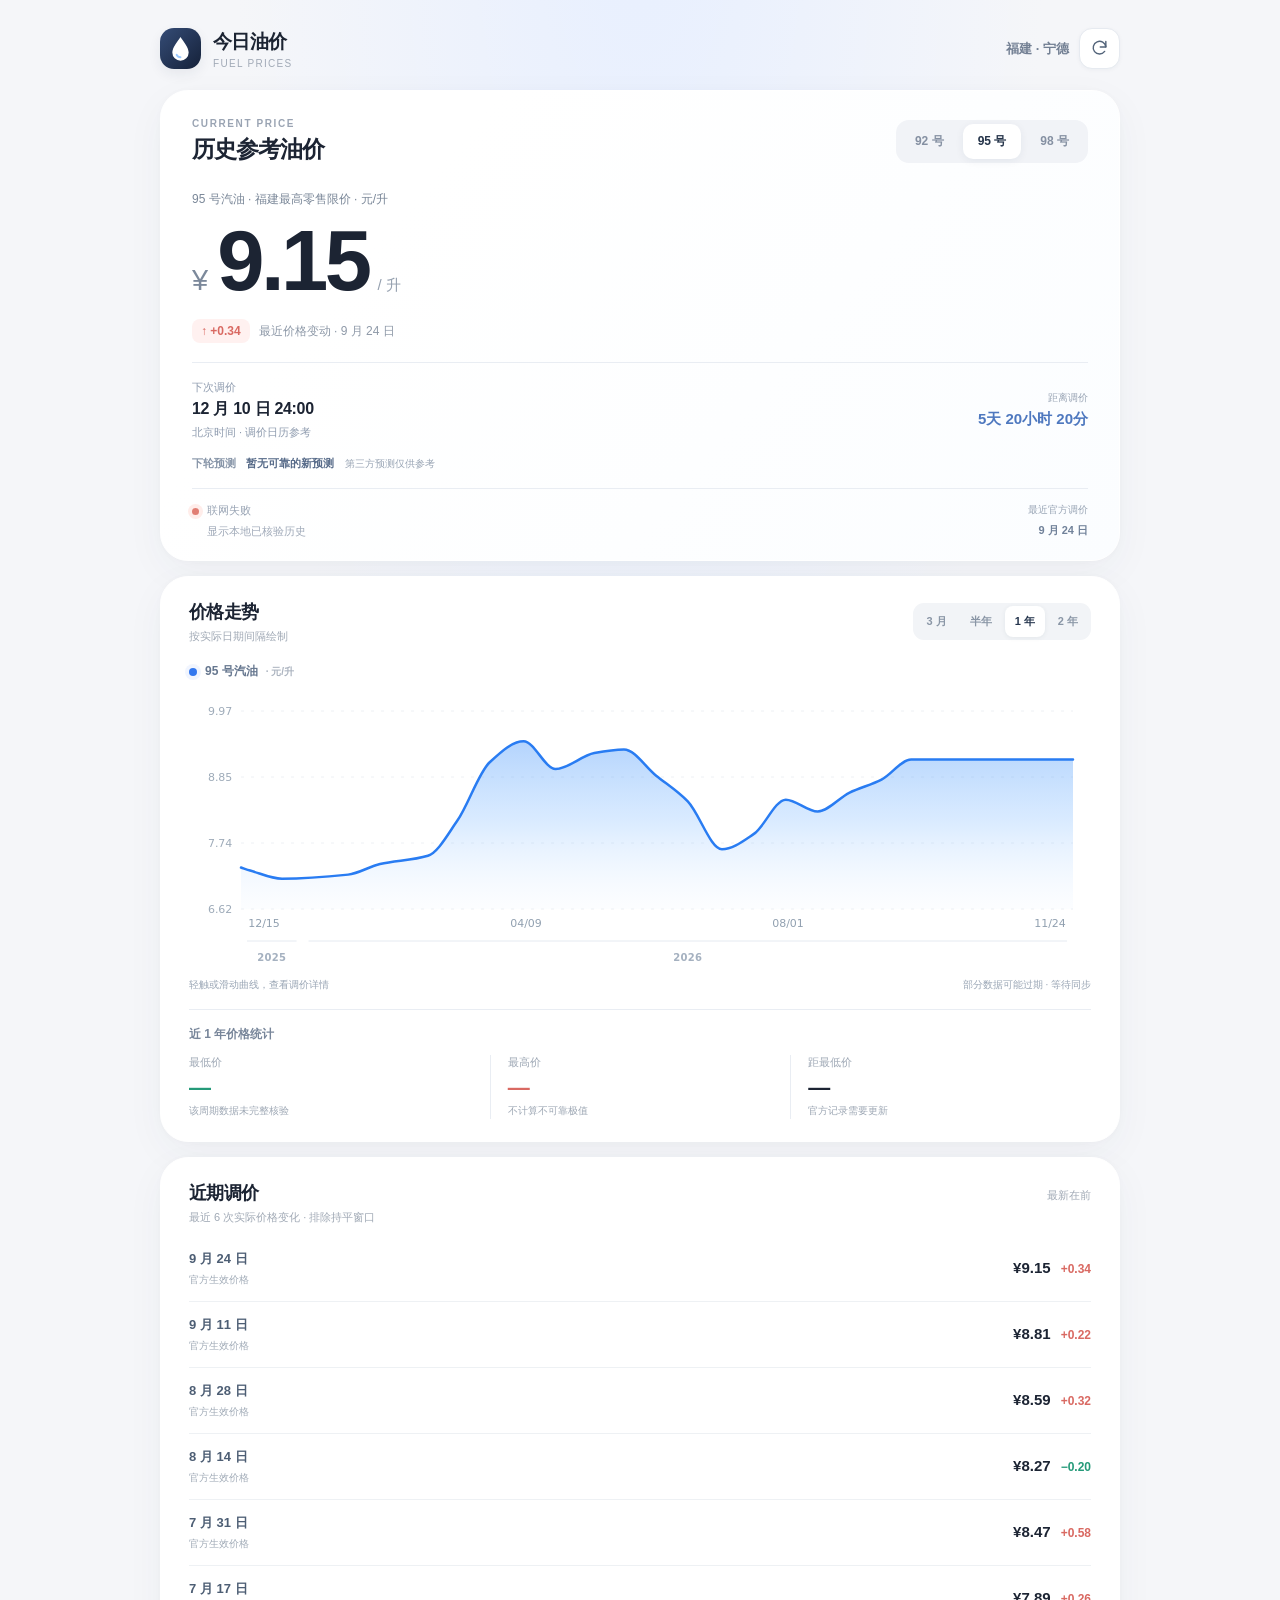
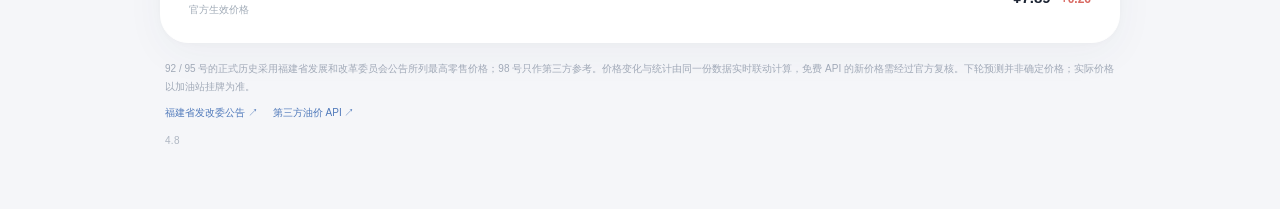
<file: index.html>
<!doctype html><html lang="zh-CN"><head><meta charset="utf-8"><meta name="viewport" content="width=device-width,initial-scale=1,viewport-fit=cover"><meta name="theme-color" content="#f5f6f9"><meta name="color-scheme" content="light"><meta name="description" content="福建宁德今日油价、历史价格与调价走势"><title>今日油价</title><link rel="icon" type="image/png" sizes="192x192" href="./icons/icon-192.png"><link rel="icon" type="image/svg+xml" href="./favicon.svg"><link rel="apple-touch-icon" href="./icons/icon-192.png"><link rel="manifest" href="./manifest.webmanifest"><meta name="apple-mobile-web-app-title" content="今日油价"><style>:root{--bg:#f5f6f9;--ink:#1c2433;--muted:#8490a2;--soft:#a6afbc;--line:#e9edf3;--blue:#3478ee;--up:#d96962;--down:#259a79;--surface:#fff;--shadow:0 12px 40px rgba(44,63,93,.045),0 1px 7px rgba(28,42,63,.025)}
*{box-sizing:border-box}html{color-scheme:light}body{margin:0;min-height:100vh;background:radial-gradient(ellipse at 50% -10%,#e7efff 0,transparent 45%),var(--bg);font-family:-apple-system,BlinkMacSystemFont,"SF Pro Text","PingFang SC","Microsoft Yahei",sans-serif;color:var(--ink);-webkit-font-smoothing:antialiased;font-feature-settings:"tnum"}
button,input{font:inherit}button{cursor:pointer;-webkit-tap-highlight-color:transparent}button:focus-visible,input:focus-visible{outline:3px solid #aecaff;outline-offset:2px}a{color:#4e78ba;text-decoration:none}a:hover{text-decoration:underline}
.wrap{max-width:960px;width:calc(100% - 44px);margin:0 auto;padding:28px 0 42px}.top{display:flex;align-items:center;justify-content:space-between;gap:12px;margin-bottom:21px}.brand{display:flex;align-items:center;gap:12px}.brand-logo{height:41px;width:41px;display:grid;place-items:center;border-radius:14px;background:linear-gradient(135deg,#354c76,#152139);color:#fff;box-shadow:0 5px 13px #17294712}.brand strong{display:block;font-size:19px;letter-spacing:-.6px}.brand small{display:block;color:#a0a9b6;font-size:10px;margin-top:3px;letter-spacing:1.3px}.tools{display:flex;align-items:center;gap:10px}.place{font-size:13px;font-weight:650;color:#727f93}.refresh{border:1px solid #e6eaf0;background:#fff;color:#53647a;border-radius:13px;width:41px;height:41px;display:grid;place-items:center;box-shadow:0 1px 4px #132b420b}.refresh:disabled{opacity:.55}.refresh.loading svg{animation:turn 1.1s linear infinite}@keyframes turn{to{transform:rotate(360deg)}}
.card{background:var(--surface);border:1px solid #fff;border-radius:28px;box-shadow:var(--shadow)}.hero{padding:27px 31px 20px;background:linear-gradient(130deg,#fff 25%,#fbfdff 100%)}.hero-top{display:flex;align-items:center;justify-content:space-between;gap:12px}.h-title{margin:0;font-size:23px;letter-spacing:-1px;font-weight:730}.eyebrow{margin-bottom:5px;color:#9aa4b3;font-size:10px;font-weight:700;letter-spacing:1.6px}.segments{display:flex;padding:4px;gap:4px;border-radius:13px;background:#f1f3f7}.segments button{border:0;background:transparent;border-radius:10px;padding:9px 15px;color:#8590a2;font-weight:700;font-size:12px;white-space:nowrap}.segments button.active{background:#fff;color:#243349;box-shadow:0 2px 8px #12284a10}.price-note{color:#7a8798;font-size:12px;margin:26px 0 0}.amount{display:flex;align-items:baseline;gap:9px;margin:3px 0 8px;white-space:nowrap}.amount .currency{font-size:29px;color:#7c899b}.amount strong{font-size:clamp(60px,9vw,85px);font-weight:740;letter-spacing:-3.5px;line-height:1.18}.amount .unit{font-size:15px;color:#95a0af}.delta-line{display:flex;gap:9px;align-items:center;flex-wrap:wrap;font-size:12px}.change{font-weight:760;border-radius:8px;padding:5px 9px;background:#f2f4f8;color:#8290a2}.change.up{color:var(--up);background:#fff1f0}.change.down{color:var(--down);background:#e9f7f1}.delta-context{color:#8e99a8}.cycle{border-top:1px solid var(--line);margin-top:19px;padding-top:17px;display:flex;justify-content:space-between;align-items:center;gap:12px}.cycle-kicker{color:#8f9caf;font-size:11px;margin-bottom:4px}.cycle-date{font-size:16px;font-weight:720;letter-spacing:-.3px}.cycle-count{text-align:right}.cycle-count span{display:block;color:#9aa5b5;font-size:10px;margin-bottom:5px}.cycle-count strong{font-size:15px;font-weight:720;color:#4e78bf}.prediction{display:flex;gap:7px;align-items:center;flex-wrap:wrap;margin-top:15px;color:#8a96a6;font-size:11px;line-height:1.55}.prediction strong{color:#576b89;font-weight:730}.prediction .up{color:var(--up)}.prediction .down{color:var(--down)}.prediction a{font-size:10px}.status-row{display:flex;justify-content:space-between;gap:10px;align-items:center;border-top:1px solid var(--line);margin-top:16px;padding-top:14px;color:#9aa5b5;font-size:11px}.status{display:flex;gap:8px;align-items:center;min-width:0}.dot{height:7px;width:7px;flex:none;border-radius:50%;background:#c3cbd5;box-shadow:0 0 0 4px #eff1f5}.status.good .dot{background:#29b185;box-shadow:0 0 0 4px #e1f8ee}.status.warn .dot{background:#e2a546;box-shadow:0 0 0 4px #fff4df}.status.bad .dot{background:#e17e73;box-shadow:0 0 0 4px #ffedea}.asof{text-align:right;white-space:nowrap}
.chart-card,.history-card{margin-top:15px;padding:23px 28px 22px}.section-head{display:flex;justify-content:space-between;align-items:center;gap:12px}.section-title{margin:0;font-size:18px;font-weight:730;letter-spacing:-.7px}.section-sub{color:#a0a9b5;font-size:11px;margin-top:5px}.periods{display:flex;gap:3px;background:#f2f4f7;padding:3px;border-radius:11px}.periods button{background:transparent;border:0;border-radius:8px;padding:8px 10px;font-size:11px;font-weight:670;color:#8a96a6;white-space:nowrap}.periods button.active{background:white;color:#26364e;box-shadow:0 1px 5px #20334d12}.legend{display:flex;align-items:center;gap:8px;margin:19px 0 0;color:#66778f;font-size:12px;font-weight:630}.legend i{height:8px;width:8px;border-radius:50%;background:var(--blue);box-shadow:0 0 0 4px #3678ee12}.chart-shell{height:288px;position:relative;margin-top:4px;touch-action:pan-y;user-select:none}.chart-shell svg{width:100%;height:100%;display:block;overflow:visible}.chart-tip{position:absolute;pointer-events:none;z-index:5;background:#243652;border-radius:11px;padding:10px 12px;color:white;box-shadow:0 8px 30px #18274423;min-width:125px;transform:translate(-50%,-115%);opacity:0;transition:opacity .12s;text-align:center}.chart-tip.visible{opacity:1}.chart-tip small{font-size:10px;color:#c0cce0}.chart-tip strong{display:block;font-size:16px;margin:4px 0;font-weight:710}.chart-tip em{font-size:10px;font-style:normal;color:#bdcee8}.chart-foot{display:flex;justify-content:space-between;gap:10px;margin-top:5px;font-size:10px;color:#9aa6b5;flex-wrap:wrap}
.stats{border-top:1px solid var(--line);margin-top:17px;padding-top:16px}.stats-title{font-size:12px;font-weight:680;color:#78869a;margin-bottom:12px}.stat-grid{display:grid;grid-template-columns:repeat(3,minmax(0,1fr));gap:7px}.stat{border-left:1px solid var(--line);padding-left:17px;min-width:0}.stat:first-child{border:0;padding:0}.stat-label{font-size:11px;color:#9da7b4}.stat strong{display:block;font-size:22px;letter-spacing:-.7px;margin:5px 0 3px}.stat strong.low{color:var(--down)}.stat strong.high{color:var(--up)}.stat small{color:#9da7b4;font-size:10px;line-height:1.45;display:block}
.history-card{padding-bottom:11px}.records{margin-top:11px}.history-row{display:flex;align-items:center;justify-content:space-between;gap:16px;padding:14px 0;border-top:1px solid #eef1f4}.history-row:first-child{border-top:none}.history-day{font-size:13px;font-weight:680;color:#4d5e74}.history-sub{font-size:10px;color:#a2acb8;margin-top:5px}.history-value{text-align:right;white-space:nowrap}.history-value b{font-size:15px;font-weight:710}.history-value em{font-size:12px;font-style:normal;font-weight:700;margin-left:10px}.history-value .up{color:var(--up)}.history-value .down{color:var(--down)}.empty{font-size:12px;color:#929eac;padding:17px 0}
footer{font-size:10px;line-height:1.8;color:#a0a9b7;padding:17px 5px}.foot-links{display:flex;flex-wrap:wrap;gap:15px;margin-top:8px}.source-config{margin-top:12px;padding-top:8px;border-top:1px solid #e9edf3}.source-config summary{color:#7c8da5;cursor:pointer;font-size:11px;font-weight:650}.source-line{display:flex;gap:8px;align-items:center;margin-top:9px}.source-line input{background:white;border:1px solid #e1e6ee;border-radius:10px;padding:10px 11px;min-width:0;flex:1;color:#526278;font-size:11px}.source-line button{background:#eaf0fc;border:0;border-radius:10px;padding:10px 14px;font-size:11px;color:#4275d5;font-weight:700}.help{font-size:10px;color:#9da6b2;margin:5px 0 0}.toast{position:fixed;bottom:30px;left:50%;transform:translate(-50%,12px);background:#263650;color:#fff;box-shadow:0 10px 25px #18293a25;border-radius:12px;padding:11px 16px;max-width:90vw;font-size:12px;pointer-events:none;opacity:0;transition:transform .2s,opacity .2s;z-index:9}.toast.show{transform:translate(-50%,0);opacity:1}
@media(max-width:650px){.wrap{width:calc(100% - 24px);padding:18px 0 28px}.top{margin:0 3px 17px}.brand-logo{height:39px;width:39px}.brand strong{font-size:17px}.place{font-size:11px}.tools{gap:7px}.refresh{height:39px;width:39px}.hero{padding:23px 20px 18px;border-radius:25px}.hero-top{flex-wrap:wrap}.h-title{font-size:22px}.segments{width:100%;order:2;margin-top:9px}.segments button{flex:1}.price-note{margin-top:22px}.amount strong{font-size:clamp(55px,13.5vw,73px)}.amount .currency{font-size:27px}.price-note,.delta-line{font-size:11px}.cycle{margin-top:16px;padding-top:16px}.cycle-date{font-size:14px}.cycle-count strong{font-size:13px}.status-row{font-size:10px}.chart-card,.history-card{padding:21px 18px;border-radius:24px;margin-top:13px}.section-title{font-size:17px}.periods button{font-size:10px;padding:7px 8px}.chart-shell{height:262px}.legend{margin-top:16px}.stat{padding-left:9px}.stat strong{font-size:17px}.stat-label{font-size:10px}.stat small{font-size:9px}.chart-foot{font-size:9px}.history-row{padding:13px 0}.asof{white-space:normal;max-width:42%}}
@media(max-width:355px){.place{display:none}.amount strong{font-size:56px}.periods button{padding:7px 6px}.section-head{gap:7px}}

/* 4.8 静默版本号，与页脚免责提示同一视觉层级 */
.footer-version{margin-top:10px;color:#aeb6c2;font-size:10px;letter-spacing:.3px;font-weight:450;user-select:text}

/* 4.4 — responsive typography, clear metadata groups, and crisp chart glyphs */
.status-row{display:grid;grid-template-columns:minmax(0,1fr) auto;gap:14px;align-items:start}
.status-block{min-width:0}
.status{align-items:center;line-height:1.45}
.status #statusText{overflow-wrap:break-word;word-break:keep-all}
.status-time{padding-left:15px;margin-top:5px;color:#a0aab9;font-size:10.5px;line-height:1.45;white-space:nowrap;font-variant-numeric:tabular-nums}
.status-time[hidden],.price-kind[hidden]{display:none}
.asof-block{min-width:0;text-align:right}
.asof-label{display:block;font-size:10px;line-height:1.45;color:#9aa6b6;white-space:nowrap}
.asof{display:block;margin-top:5px;text-align:right;white-space:nowrap;font-size:11px;font-weight:650;color:#71829a}
.price-kind{margin-top:8px;font-size:10px;color:#9aa6b6}
.prediction{display:flex;align-items:flex-start;flex-wrap:nowrap;gap:10px;line-height:1.55}
.prediction-label{flex:none;color:#8795a8;font-size:11px;font-weight:650;white-space:nowrap}
.prediction-values{display:flex;flex:1;min-width:0;align-items:baseline;flex-wrap:wrap;gap:3px 11px}
.prediction-values strong,.prediction-values span{white-space:nowrap}
.prediction-values span{font-size:10px;color:#98a4b4}
.delta-context{word-break:keep-all}
.cycle-count strong{white-space:nowrap;font-variant-numeric:tabular-nums}
.section-intro{min-width:0}
.chart-head .section-sub{white-space:nowrap;line-height:1.45}
.chart-head .periods{flex:none}
.chart-tip{border-radius:15px;padding:11px 13px;background:#243955;box-shadow:0 12px 30px rgba(27,49,83,.16);min-width:134px;max-width:calc(100% - 14px);font-variant-numeric:tabular-nums}
.chart-tip.below{transform:translate(-50%,12%)}
.chart-tip strong{font-size:17px;letter-spacing:-.35px}
.chart-axis-label{font-family:-apple-system,BlinkMacSystemFont,"SF Pro Text","PingFang SC","Microsoft YaHei",system-ui,sans-serif;font-size:11px;font-weight:500;letter-spacing:-.15px;font-variant-numeric:tabular-nums;fill:#9eabb9}
.chart-axis-label.x-label{fill:#a8b2c0}
.chart-foot{line-height:1.5;word-break:keep-all}
.chart-foot span{min-width:0}
.stat-grid{column-gap:0}
.stat-label{white-space:nowrap}
.stat small{word-break:keep-all;overflow-wrap:break-word}
.history-sub,.history-day,.history-value{word-break:keep-all}
@media(max-width:650px){
 .status-row{grid-template-columns:minmax(0,1fr) auto;gap:9px}
 .status #statusText{font-size:10.5px}
 .asof-label,.asof{font-size:10px}
 .status-time{font-size:10px}
 .chart-head .section-sub{font-size:10px}
 .chart-head .periods button{padding:8px 9px}
 .chart-foot{display:flex;flex-direction:column;align-items:flex-start;gap:4px;font-size:10px}
 .stat-grid{grid-template-columns:repeat(2,minmax(0,1fr));row-gap:15px}
 .stat{padding:0 0 0 17px}
 .stat strong{font-size:22px;line-height:1.16;margin:6px 0 6px}
 .stat small{font-size:10.5px;line-height:1.5}
 .stat:nth-child(3){grid-column:1/-1;border-left:0;border-top:1px solid var(--line);padding:12px 0 0;display:grid;grid-template-columns:auto minmax(0,1fr);column-gap:15px;row-gap:3px;align-items:end}
 .stat:nth-child(3) .stat-label{grid-column:1;grid-row:1}
 .stat:nth-child(3) strong{grid-column:1;grid-row:2;margin:0}
 .stat:nth-child(3) small{grid-column:2;grid-row:2;text-align:right;align-self:end}
}
@media(max-width:350px){
 .chart-head{flex-wrap:wrap}
 .chart-head .periods{width:100%}
 .chart-head .periods button{flex:1}
 .status-row{gap:7px}
 .status-time{font-size:9.5px}
 .asof-label{font-size:9.5px}
}

/* 4.7: two-line calendar ticks keep years visible without crowding narrow screens */
.chart-axis-label.x-date{font-size:11px;font-weight:570;letter-spacing:.05px;fill:#8999aa}
.chart-axis-label.x-year{font-size:10px;font-weight:480;letter-spacing:.2px;fill:#acb7c5}

/* 4.8 — Apple-inspired clean price curve and a year-span calendar axis */
.chart-axis-label.x-date{font-size:11px;font-weight:540;letter-spacing:0;fill:#91a0b0}
.chart-axis-label.x-year-band{font-size:10px;font-weight:550;letter-spacing:.32px;fill:#a5b1c0}
.chart-year-rule{stroke:#e5eaf1;stroke-width:1}
.chart-shell:focus-visible{outline:2px solid #b3cefb;outline-offset:3px;border-radius:7px}
</style></head><body><main class="wrap">
  <header class="top">
    <div class="brand"><span class="brand-logo" aria-hidden="true"><svg width="23" height="26" viewBox="0 0 24 28" fill="none"><path d="M12 1C9 5.4 3.2 12.3 3.2 17.8a8.8 8.8 0 1 0 17.6 0C20.8 12.3 15 5.4 12 1Z" fill="currentColor"/><path d="M7.8 20.2c.8 1.7 2.2 2.7 4.2 2.7" stroke="#9bc9ff" stroke-width="2" stroke-linecap="round"/></svg></span><span><strong>今日油价</strong><small>FUEL PRICES</small></span></div>
    <div class="tools"><span class="place">福建 · 宁德</span><button class="refresh" id="refresh" aria-label="刷新所有油价数据" title="刷新数据"><svg width="19" height="19" viewBox="0 0 24 24" fill="none" stroke="currentColor" stroke-width="1.8" stroke-linecap="round" stroke-linejoin="round"><path d="M20 10a8 8 0 1 0-1.5 5.7"/><path d="M20 3v7h-7"/></svg></button></div>
  </header>
  <section class="card hero" aria-label="当前油价与调价时间">
    <div class="hero-top"><div><div class="eyebrow">CURRENT PRICE</div><h1 id="mainHeading" class="h-title">当前油价</h1></div><nav class="segments" aria-label="油号切换"><button data-grade="92" aria-pressed="false">92 号</button><button data-grade="95" aria-pressed="true">95 号</button><button data-grade="98" aria-pressed="false">98 号</button></nav></div>
    <div class="price-note" id="priceLabel">95 号汽油 · 福建最高零售限价 · 元/升</div>
    <div class="amount"><span class="currency">¥</span><strong id="price" aria-live="polite">9.15</strong><span class="unit">/ 升</span></div>
    <div class="delta-line"><span class="change up" id="delta">↑ +0.34</span><span class="delta-context" id="deltaContext">最近价格变动 · 9 月 24 日</span></div>
    <div class="cycle"><div><div class="cycle-kicker">下次调价</div><div id="nextDate" class="cycle-date">10 月 29 日 24:00</div><div id="nextText" class="cycle-kicker" style="margin:5px 0 0">北京时间 · 预计窗口</div></div><div class="cycle-count"><span>距离调价</span><strong id="countdown">计算中…</strong></div></div>
    <div class="prediction"><span class="prediction-label">下轮预测</span><div class="prediction-values"><strong id="forecast">正在核验</strong><span id="forecastNote">预测不是官方结果</span><a id="forecastLink" href="https://docs.60s-api.viki.moe/376793576e0" target="_blank" rel="noopener noreferrer" hidden>预测来源 ↗</a></div></div>
    <div class="status-row"><div class="status-block"><div id="status" class="status warn"><span class="dot"></span><span id="statusText">正在读取数据…</span></div><div id="statusTime" class="status-time" hidden></div></div><div class="asof-block"><span class="asof-label">最近官方调价</span><span id="asof" class="asof">—</span></div></div>
    <div class="price-kind" id="priceKind" hidden>官方公告价</div>
  </section>
  <section class="card chart-card" aria-label="价格走势图与统计">
    <div class="section-head chart-head"><div class="section-intro"><h2 class="section-title">价格走势</h2><div class="section-sub">按实际日期间隔绘制</div></div><div class="periods" role="group" aria-label="图表与统计时间范围"><button data-period="90" aria-pressed="false">3 月</button><button data-period="180" aria-pressed="false">半年</button><button data-period="365" class="active" aria-pressed="true">1 年</button><button data-period="730" aria-pressed="false">2 年</button></div></div>
    <div class="legend"><i aria-hidden="true"></i><span id="legendText">95 号汽油</span><span style="font-size:10px;color:#abb3bf">· 元/升</span></div>
    <div class="chart-shell" id="chartShell" tabindex="0" aria-label="价格趋势；触摸或按左右方向键查看实际调价"><svg id="chart" viewBox="0 0 420 270" preserveAspectRatio="xMidYMid meet" role="img" aria-label="油价历史走势图"></svg><div class="chart-tip" id="tip"><small id="tipDate"></small><strong id="tipPrice"></strong><em id="tipNote"></em></div></div>
    <div class="chart-foot"><span>轻触或滑动曲线，查看调价详情</span><span id="coverage">福建省发改委公告历史</span></div>
    <div class="stats"><div class="stats-title" id="statsTitle">近 1 年价格统计</div><div class="stat-grid"><div class="stat"><div class="stat-label">最低价</div><strong class="low" id="statMin">—</strong><small id="minAt">—</small></div><div class="stat"><div class="stat-label">最高价</div><strong class="high" id="statMax">—</strong><small id="maxAt">—</small></div><div class="stat"><div class="stat-label">距最低价</div><strong id="statDistance">—</strong><small id="distanceNote">—</small></div></div></div>
  </section>
  <section class="card history-card" aria-label="近期六次实际调价"><div class="section-head"><h2 class="section-title">近期调价</h2><div class="section-sub">最新在前</div></div><div id="recentSubtitle" class="section-sub">最近 6 次实际价格变化 · 排除持平窗口</div><div id="records" class="records"></div></section>
  <footer>
    <div>92 / 95 号的正式历史采用福建省发展和改革委员会公告所列最高零售价格；98 号只作第三方参考。价格变化与统计由同一份数据实时联动计算，免费 API 的新价格需经过官方复核。下轮预测并非确定价格；实际价格以加油站挂牌为准。</div>
    <div class="foot-links"><a href="https://fgw.fujian.gov.cn/ztzl/fjswjj/cpygg/" target="_blank" rel="noopener noreferrer">福建省发改委公告 ↗</a><a href="https://docs.60s-api.viki.moe/376793576e0" target="_blank" rel="noopener noreferrer">第三方油价 API ↗</a></div>
    <div class="footer-version" aria-label="版本号">4.8</div>
  </footer>
</main>
<div id="toast" class="toast" role="status"></div>
<script>window.FUEL_OFFICIAL=[{"day":"2024-09-20","p":{"92":7.34,"95":7.83},"url":"https://fgw.fujian.gov.cn/zfxxgkzl/zfxxgkml/yzdgkdqtxx/202409/t20240920_6526829.htm","source":"official"},{"day":"2024-10-10","p":{"92":7.45,"95":7.95},"url":"https://fgw.fujian.gov.cn/zfxxgkzl/zfxxgkml/yzdgkdqtxx/202410/t20241010_6540966.htm","source":"official"},{"day":"2024-10-23","p":{"92":7.52,"95":8.03},"url":"https://fgw.fujian.gov.cn/zfxxgkzl/zfxxgkml/yzdgkdqtxx/202410/t20241023_6552690.htm","source":"official"},{"day":"2024-11-06","p":{"92":7.4,"95":7.91},"url":"https://fgw.fujian.gov.cn/zfxxgkzl/zfxxgkml/yzdgkdqtxx/202411/t20241106_6562963.htm","source":"official"},{"day":"2025-01-02","p":{"92":7.46,"95":7.97},"url":"https://fgw.fujian.gov.cn/zfxxgkzl/zfxxgkml/yzdgkdqtxx/202501/t20250102_6601682.htm","source":"official"},{"day":"2025-01-16","p":{"92":7.73,"95":8.26},"url":"https://fgw.fujian.gov.cn/zfxxgkzl/zfxxgkml/yzdgkdqtxx/202501/t20250116_6703721.htm","source":"official"},{"day":"2025-02-19","p":{"92":7.6,"95":8.11},"url":"https://fgw.fujian.gov.cn/zfxxgkzl/zfxxgkml/yzdgkdqtxx/202502/t20250219_6765988.htm","source":"official"},{"day":"2025-03-05","p":{"92":7.49,"95":8.0},"url":"https://fgw.fujian.gov.cn/zfxxgkzl/zfxxgkml/yzdgkdqtxx/202503/t20250305_6773083.htm","source":"official"},{"day":"2025-03-19","p":{"92":7.27,"95":7.76},"url":"https://fgw.fujian.gov.cn/zfxxgkzl/zfxxgkml/yzdgkdqtxx/202503/t20250319_6785445.htm","source":"official"},{"day":"2025-04-02","p":{"92":7.45,"95":7.95},"url":"https://fgw.fujian.gov.cn/zfxxgkzl/zfxxgkml/yzdgkdqtxx/202504/t20250402_6796360.htm","source":"official"},{"day":"2025-04-17","p":{"92":7.07,"95":7.55},"url":"https://fgw.fujian.gov.cn/zfxxgkzl/zfxxgkml/yzdgkdqtxx/202504/t20250417_6901694.htm","source":"official"},{"day":"2025-05-19","p":{"92":6.88,"95":7.35},"url":"https://fgw.fujian.gov.cn/zfxxgkzl/zfxxgkml/yzdgkdqtxx/202505/t20250519_6915311.htm","source":"official"},{"day":"2025-06-03","p":{"92":6.94,"95":7.41},"url":"https://fgw.fujian.gov.cn/zfxxgkzl/zfxxgkml/yzdgkdqtxx/202506/t20250603_6921032.htm","source":"official"},{"day":"2025-06-17","p":{"92":7.14,"95":7.63},"url":"https://fgw.fujian.gov.cn/zfxxgkzl/zfxxgkml/yzdgkdqtxx/202506/t20250617_6928392.htm","source":"official"},{"day":"2025-07-01","p":{"92":7.33,"95":7.83},"url":"https://fgw.fujian.gov.cn/zfxxgkzl/zfxxgkml/yzdgkdqtxx/202507/t20250701_6960534.htm","source":"official"},{"day":"2025-07-15","p":{"92":7.23,"95":7.72},"url":"https://fgw.fujian.gov.cn/zfxxgkzl/zfxxgkml/yzdgkdqtxx/202507/t20250715_6967533.htm","source":"official"},{"day":"2025-08-26","p":{"92":7.08,"95":7.56},"url":"https://fgw.fujian.gov.cn/zfxxgkzl/zfxxgkml/yzdgkdqtxx/202508/t20250826_6995886.htm","source":"official"},{"day":"2025-10-13","p":{"92":7.02,"95":7.5},"url":"https://fgw.fujian.gov.cn/zfxxgkzl/zfxxgkml/yzdgkdqtxx/202510/t20251013_7020867.htm","source":"official"},{"day":"2025-10-27","p":{"92":6.81,"95":7.27},"url":"https://fgw.fujian.gov.cn/zfxxgkzl/zfxxgkml/yzdgkdqtxx/202510/t20251027_7026572.htm","source":"official"},{"day":"2025-11-10","p":{"92":6.91,"95":7.38},"url":"https://fgw.fujian.gov.cn/zfxxgkzl/zfxxgkml/yzdgkdqtxx/202511/t20251110_7032244.htm","source":"official"},{"day":"2025-11-24","p":{"92":6.86,"95":7.32},"url":"https://fgw.fujian.gov.cn/zfxxgkzl/zfxxgkml/yzdgkdqtxx/202511/t20251124_7037376.htm","source":"official"},{"day":"2025-12-08","p":{"92":6.81,"95":7.27},"url":"https://fgw.fujian.gov.cn/zfxxgkzl/zfxxgkml/yzdgkdqtxx/202512/t20251208_7043938.htm","source":"official"},{"day":"2025-12-22","p":{"92":6.68,"95":7.13},"url":"https://fgw.fujian.gov.cn/zfxxgkzl/zfxxgkml/yzdgkdqtxx/202512/t20251222_7049242.htm","source":"official"},{"day":"2026-01-20","p":{"92":6.74,"95":7.2},"url":"https://fgw.fj.gov.cn/zfxxgkzl/zfxxgkml/yzdgkdqtxx/202601/t20260120_7083070.htm","source":"official"},{"day":"2026-02-03","p":{"92":6.91,"95":7.38},"url":"https://fgw.fj.gov.cn/zfxxgkzl/zfxxgkml/yzdgkdqtxx/202602/t20260203_7088713.htm","source":"official"},{"day":"2026-02-24","p":{"92":7.05,"95":7.52},"url":"https://fgw.fj.gov.cn/zfxxgkzl/zfxxgkml/yzdgkdqtxx/202602/t20260224_7100324.htm","source":"official"},{"day":"2026-03-09","p":{"92":7.6,"95":8.12},"url":"https://fgw.fj.gov.cn/zfxxgkzl/zfxxgkml/yzdgkdqtxx/202603/t20260309_7107766.htm","source":"official"},{"day":"2026-03-23","p":{"92":8.52,"95":9.1},"url":"https://fgw.fj.gov.cn/zfxxgkzl/zfxxgkml/yzdgkdqtxx/202603/t20260323_7114772.htm","source":"official"},{"day":"2026-04-07","p":{"92":8.86,"95":9.46},"url":"https://fgw.fj.gov.cn/zfxxgkzl/zfxxgkml/yzdgkdqtxx/202604/t20260407_7120177.htm","source":"official"},{"day":"2026-04-21","p":{"92":8.42,"95":8.99},"url":"https://fgw.fj.gov.cn/zfxxgkzl/zfxxgkml/yzdgkdqtxx/202604/t20260421_7129786.htm","source":"official"},{"day":"2026-05-08","p":{"92":8.67,"95":9.26},"url":"https://fgw.fj.gov.cn/zfxxgkzl/zfxxgkml/yzdgkdqtxx/202605/t20260508_7145697.htm","source":"official"},{"day":"2026-05-21","p":{"92":8.73,"95":9.32},"url":"https://fgw.fj.gov.cn/zwgk/gsgg/202605/t20260521_7150743.htm","source":"official"},{"day":"2026-06-04","p":{"92":8.31,"95":8.88},"url":"https://fgw.fj.gov.cn/zfxxgkzl/zfxxgkml/yzdgkdqtxx/202606/t20260604_7156802.htm","source":"official"},{"day":"2026-06-18","p":{"92":7.9,"95":8.44},"url":"https://fgw.fj.gov.cn/zfxxgkzl/zfxxgkml/yzdgkdqtxx/202606/t20260618_7165066.htm","source":"official"},{"day":"2026-07-03","p":{"92":7.15,"95":7.63},"url":"https://fgw.fj.gov.cn/zfxxgkzl/zfxxgkml/yzdgkdqtxx/202607/t20260703_7172084.htm","source":"official"},{"day":"2026-07-17","p":{"92":7.38,"95":7.89},"url":"https://fgw.fj.gov.cn/zfxxgkzl/zfxxgkml/yzdgkdqtxx/202607/t20260717_7189555.htm","source":"official"},{"day":"2026-07-31","p":{"92":7.93,"95":8.47},"url":"https://fgw.fj.gov.cn/zfxxgkzl/zfxxgkml/yzdgkdqtxx/202607/t20260731_7194751.htm","source":"official"},{"day":"2026-08-14","p":{"92":7.75,"95":8.27},"url":"https://fgw.fj.gov.cn/zfxxgkzl/zfxxgkml/yzdgkdqtxx/202608/t20260814_7199969.htm","source":"official"},{"day":"2026-08-28","p":{"92":8.05,"95":8.59},"url":"https://fgw.fj.gov.cn/zfxxgkzl/zfxxgkml/yzdgkdqtxx/202608/t20260828_7206352.htm","source":"official"},{"day":"2026-09-11","p":{"92":8.25,"95":8.81},"url":"https://fgw.fj.gov.cn/zfxxgkzl/zfxxgkml/yzdgkdqtxx/202609/t20260911_7212495.htm","source":"official"},{"day":"2026-09-24","p":{"92":8.57,"95":9.15},"url":"https://fgw.fj.gov.cn/zfxxgkzl/zfxxgkml/yzdgkdqtxx/202609/t20260924_7218113.htm","source":"official"}];</script><script>(()=>{'use strict';
const $=id=>document.getElementById(id), G=['92','95','98'], NOW_WINDOW=['2026-10-29','2026-11-12','2026-11-26','2026-12-10','2026-12-24'];
const BASE=window.FUEL_OFFICIAL||[];const CACHE_KEY='fuel_price_dashboard_4_2';const LEGACY_CACHE_KEY='fuel_price_dashboard_4';
const state={grade:'95',period:365,history:BASE,live:null,liveOnline:false,liveSource:'',feedOnline:false,feedAt:null,feedFresh:false,feedSeen:false,forecast:null,windows:NOW_WINDOW,obs98:[],loading:false,lastCheck:0,status:'',feedURL:window.FUEL_FEED_URL||'',hoverIndex:null};
const two=x=>String(x).padStart(2,'0'),cash=n=>Number(n).toFixed(2);
const bjt=()=>new Date(new Date().toLocaleString('en-US',{timeZone:'Asia/Shanghai'}));
const dayOf=d=>`${d.getFullYear()}-${two(d.getMonth()+1)}-${two(d.getDate())}`,today=()=>dayOf(bjt());
const fmtDay=s=>s?`${+s.slice(5,7)} 月 ${+s.slice(8,10)} 日`:'日期未核实';
const fmtRangeDay=(s,duration)=>duration>=365?`${s.slice(0,4)}年${+s.slice(5,7)}月${+s.slice(8,10)}日`:fmtDay(s);
const millis=s=>Date.parse(s+'T00:00:00+08:00');
const isDay=s=>typeof s==='string'&&/^20\d{2}-\d\d-\d\d$/.test(s)&&!Number.isNaN(millis(s));
const addDays=(date,delta)=>{const d=new Date(millis(date)+(delta*864e5));return new Date(d.getTime()+8*36e5).toISOString().slice(0,10)};
const rangeStart=(days)=>{const d=bjt();if(days===90)d.setMonth(d.getMonth()-3);else if(days===180)d.setMonth(d.getMonth()-6);else if(days===365)d.setFullYear(d.getFullYear()-1);else d.setFullYear(d.getFullYear()-2);return dayOf(d)};
const priceValid=p=>p&&Number(p['92'])>4&&Number(p['92'])<18&&Number(p['95'])>Number(p['92'])&&Number(p['95'])<22;
const URL_OK=url=>typeof url==='string'&&/^https:\/\//i.test(url)&&url.length<800;
function cleanRows(rows){if(!Array.isArray(rows))return[];const valid=[];for(const r of rows){if(!r||!isDay(r.day)||r.day>today()||r.source!=='official'||!priceValid(r.p)||!URL_OK(r.url)||!/^(fgw\.(fj|fujian)\.gov\.cn)$/.test(new URL(r.url).hostname))continue;valid.push({day:r.day,p:{'92':+r.p['92'],'95':+r.p['95']},url:r.url,source:'official'});}return [...new Map(valid.map(r=>[r.day,r])).values()].sort((a,b)=>a.day.localeCompare(b.day));}
function persist(){try{localStorage.setItem(CACHE_KEY,JSON.stringify({grade:state.grade,period:state.period,feedURL:state.feedURL,history:state.history,live:state.live,forecast:state.forecast,obs98:state.obs98}))}catch{}}
try{let saved=JSON.parse(localStorage.getItem(CACHE_KEY)||localStorage.getItem(LEGACY_CACHE_KEY)||'{}');if(G.includes(saved.grade))state.grade=saved.grade;if([90,180,365,730].includes(+saved.period))state.period=+saved.period;if(URL_OK(saved.feedURL))state.feedURL=saved.feedURL;if(Array.isArray(saved.obs98))state.obs98=saved.obs98.filter(r=>isDay(r.day)&&r.day<=today()&&Number(r.p)>5&&Number(r.p)<27).slice(-160);const old=cleanRows(saved.history);if(old.length){state.history=mergeOfficial(BASE,old);}if(verifyObservation(saved.live,false))state.live=saved.live;}catch{}
function mergeOfficial(...inputs){const map=new Map();for(const arr of inputs)for(const r of cleanRows(arr))map.set(r.day,r);return [...map.values()].sort((a,b)=>a.day.localeCompare(b.day));}
// The row day is the official ANOUNCEMENT date at 24:00; new price is effective the next day.
function confirmed(){const d=today();return state.history.filter(x=>x.day<d);}
function lastOfficial(){return confirmed().at(-1)||null;}
function lastConfirmedPrice(){return lastOfficial()?.p||null;}
function verifyObservation(obj,needFresh=true){if(!obj||!priceValid(obj.p)||!isDay(obj.asof)||obj.asof>today())return false;const age=(millis(today())-millis(obj.asof))/864e5;return age<=(needFresh?3:7);}
function acceptLive(next){if(!verifyObservation(next))return false;if(state.live&&verifyObservation(state.live)&&next.asof<state.live.asof)return false;if(state.feedOnline&&state.live?.ref98&&!next.ref98)return false;state.live=next;state.liveOnline=true;state.liveSource=next.source||'第三方数据';if(Number(next.p?.['98'])>5&&Number(next.p['98'])<27){const previous=state.obs98.at(-1);if((!previous||next.asof>previous.day)&&(!previous||Math.abs(previous.p-Number(next.p['98']))>=.005))state.obs98.push({day:next.asof,p:Number(next.p['98'])});state.obs98=state.obs98.slice(-160);}return true;}
function afterOfficialLive(){if(!verifyObservation(state.live))return null;const ref=lastOfficial();if(!ref)return null;
 // 已验证的官方最高零售限价优先于任何相互矛盾的第三方报价。
 if(state.feedOnline)return null;
 // 当日新公告在 24:00 才生效，禁止 API 抢先把明日价格当成今日价格。
 if(state.history.some(x=>x.day===today()))return null;
 if(state.live.asof<=ref.day)return null;
 // 刚生效的官方价格不能因为第三方数据源不同而立即被推翻。
 if(millis(today())-millis(ref.day)<7*864e5)return null;
 const v=state.live.p;
 if(Math.abs(v['92']-ref.p['92'])<.005&&Math.abs(v['95']-ref.p['95'])<.005)return null;
 // 在官方数据源暂未完成本轮核验时，显示临时观察价并明确标注。
 return {...state.live,p:{...v},observed:true,source:'observed'};
}
function currentPrice(){const ref=lastOfficial();const observed=afterOfficialLive();const official=ref?.p?.[state.grade];const api=(state.live&&verifyObservation(state.live)&&state.live.p?.[state.grade]!=null)?+state.live.p[state.grade]:null;
 if(state.grade==='98'){
   if(api!=null)return {n:api,kind:'third-party',asof:state.live.asof};
   return {n:null,kind:'unknown',asof:null};
 }
 if(observed)return {n:observed.p[state.grade],kind:'observed',asof:observed.asof};
 return {n:official??null,kind:'official',asof:ref?.day||null};
}
function ledger(grade){if(grade==='98')return state.obs98.map(r=>({day:r.day,publish:r.day,p:r.p,kind:'observed',url:r.url||null})).sort((a,b)=>a.day.localeCompare(b.day));const source=confirmed().filter(r=>r.p[grade]!=null).map(r=>({day:addDays(r.day,1),publish:r.day,p:+r.p[grade],kind:'official',url:r.url}));
 const obs=afterOfficialLive();if(obs&&obs.p[grade]!=null){const v=+obs.p[grade];if(!source.length||Math.abs(v-source.at(-1).p)>.005){const day=obs.asof>source.at(-1)?.day?obs.asof:today();if(source.at(-1)?.day===day)source[source.length-1]={day,publish:obs.asof,p:v,kind:'observed'};else source.push({day,publish:obs.asof,p:v,kind:'observed'});}}
 return source.sort((a,b)=>a.day.localeCompare(b.day));}
function changes(rows){const out=[];for(let i=1;i<rows.length;i++){let d=+(rows[i].p-rows[i-1].p).toFixed(2);if(Math.abs(d)>=.005)out.push({...rows[i],delta:d});}return out;}
function periodEntries(grade,days){const all=ledger(grade),start=rangeStart(days),end=today();const left=[...all].reverse().find(x=>x.day<=start),right=all.filter(x=>x.day>start&&x.day<=end),initial=left?{...left,day:start,baseline:true}:null;const points=[...(initial?[initial]:[]),...right];if(points.length&&points.at(-1).day<end)points.push({...points.at(-1),day:end,carried:true,kind:points.at(-1).kind});
 const stale=(lastOfficial()&&millis(today())-millis(addDays(lastOfficial().day,1))>28*864e5&&!verifyObservation(state.live)&&!state.feedOnline);
 const uncertain=!!afterOfficialLive();const lastGood=all.at(-1)?.day||null;
 const coverage=Boolean(initial)&&!stale;
 return {all,start,end,points,coverage,stale,uncertain,lastGood};}
function latestChange(grade){return changes(ledger(grade)).at(-1)||null;}
function renderHeader(){const p=currentPrice();$('price').textContent=p.n==null?'—':cash(p.n);$('priceLabel').textContent=`${state.grade} 号汽油 · ${state.grade==='98'?'第三方参考价':'福建最高零售限价'} · 元/升`;
 const found=latestChange(state.grade),delta=$('delta'),ctx=$('deltaContext');delta.className='change';if(found){delta.textContent=`${found.delta>0?'↑ +':'↓ −'}${cash(Math.abs(found.delta))}`;delta.classList.add(found.delta>0?'up':'down');ctx.textContent=`最近价格变动 · ${fmtDay(found.publish)}${state.grade==='98'?'（第三方参考）':found.kind==='observed'?'（待官方核验）':''}`;}else{delta.textContent='暂无可核实变化';ctx.textContent=state.grade==='98'?'不提供未经核实的涨跌幅':'历史信息不足';}
 $('priceKind').textContent=p.kind==='official'?'官方公告价':p.kind==='observed'?'接口观察价 · 待核验':p.kind==='third-party'?(state.live?.ref98?`98号第三方参考 · ${state.live.ref98.source} · 数据${fmtDay(state.live.ref98.price_date)}`:'第三方实时参考价'):'当前无可核实报价';$('priceKind').hidden=p.kind==='official';
 document.querySelectorAll('[data-grade]').forEach(el=>{const y=el.dataset.grade===state.grade;el.classList.toggle('active',y);el.setAttribute('aria-pressed',String(y))});document.querySelectorAll('[data-period]').forEach(el=>{const y=+el.dataset.period===state.period;el.classList.toggle('active',y);el.setAttribute('aria-pressed',String(y))});
 const ref=lastOfficial();let info='仅有内置历史快照 · 未接入在线同步';if(state.feedOnline)info=`官方历史已核对 · ${state.feedAt||'检查时间未知'}`;else if(state.feedSeen)info='官方历史同步过期或异常 · 数据可能滞后';else if(state.liveOnline)info=`仅第三方报价已获取 · ${state.live?.asof||'日期未知'}`;else if(state.status)info=state.status;
 const infoSep=info.lastIndexOf(' · ');$('statusText').textContent=infoSep<0?info:info.slice(0,infoSep);$('statusTime').textContent=infoSep<0?'':info.slice(infoSep+3);$('statusTime').hidden=infoSep<0;
 const currentStale=ref&&millis(today())-millis(ref.day)>28*864e5&&!verifyObservation(state.live)&&!state.feedOnline;
 $('status').className='status '+(state.feedOnline?'good':currentStale?'bad':'warn');
 $('asof').textContent=ref?fmtDay(ref.day):'暂无官方历史';
 $('mainHeading').textContent=currentStale?'历史参考油价':'当前油价';}
function renderCalendar(){const now=new Date();const valid=state.windows.filter(x=>isDay(x)&&millis(addDays(x,1))>now.getTime()).sort();const next=valid[0]||null;
 if(!next){$('nextDate').textContent='等待公布';$('countdown').textContent='暂无日期';$('nextText').textContent='调价日历待更新';return;}
 $('nextDate').textContent=`${fmtDay(next)} 24:00`;$('nextText').textContent='北京时间 · 调价日历参考';
 const sec=Math.max(0,Math.floor((millis(addDays(next,1))-now.getTime())/1000)),d=Math.floor(sec/86400),h=Math.floor(sec%86400/3600),m=Math.floor(sec%3600/60);
 $('countdown').textContent=`${d}天 ${h}小时 ${two(m)}分`;
}
function renderForecast(){const el=$('forecast'),f=state.forecast,valid=f&&isDay(f.window)&&isDay(f.asof)&&state.windows.includes(f.window)&&f.window===state.windows.find(w=>millis(addDays(w,1))>Date.now())&&millis(today())-millis(f.asof)<=3*864e5&&f.asof<=today();
 $('forecastLink').hidden=true;el.className='';
 if(!valid){el.textContent='暂无可靠的新预测';$('forecastNote').textContent='第三方预测仅供参考';return;}
 const m={'上调':'可能上涨','下调':'可能下降','搁浅':'可能持平','不调':'可能持平'};if(!m[f.direction]){el.textContent='暂无可靠的新预测';return;}
 el.textContent=m[f.direction];el.className=f.direction==='上调'?'up':f.direction==='下调'?'down':'';
 $('forecastNote').textContent=Array.isArray(f.range)?`估计 ${f.range.map(cash).join('–')} 元/升 · ${f.asof}`:`${f.asof} · 非官方结果`;
 if(URL_OK(f.url)){$('forecastLink').href=f.url;$('forecastLink').hidden=false;}
}
function renderRecent(){const subset=changes(ledger(state.grade)).slice(-6).reverse(),box=$('records');box.replaceChildren();$('recentSubtitle').textContent='最近 6 次实际价格变化 · 排除持平窗口';if(state.grade==='98'){$('recentSubtitle').textContent='第三方已记录价格变化 · 非官方调价日';if(!subset.length){box.append(make('div','empty','尚未累计足够的第三方 98 号价格变动记录。'));return;}}
 if(!subset.length){box.append(make('div','empty','暂无已记录的实际价格变化'));return;}
 for(const row of subset){const outer=make('div','history-row'),left=make('div',''),date=make('div','history-day',fmtDay(row.publish||row.day)),caption=make('div','history-sub',state.grade==='98'?'第三方参考报价':row.kind==='observed'?'接口观察价 · 非官方调价日':'官方生效价格'),right=make('div','history-value'),cost=make('b','',`¥${cash(row.p)}`),movement=make('em',row.delta>0?'up':'down',`${row.delta>0?'+':'−'}${cash(Math.abs(row.delta))}`);left.append(date,caption);right.append(cost,movement);outer.append(left,right);box.append(outer);}}
function make(tag,cls,txt){const el=document.createElement(tag);if(cls)el.className=cls;if(txt!=null)el.textContent=txt;return el;}
function renderStats(view){let title=({'90':'近 3 个月','180':'近半年','365':'近 1 年','730':'近 2 年'})[state.period];$('statsTitle').textContent=title+(state.grade==='98'?'第三方参考统计 · 仅已记录区间':'价格统计');document.querySelectorAll('[data-stats-period]').forEach(x=>x.textContent=title.replace('近 ','近'));
 const pts=view.points.filter(x=>Number.isFinite(x.p));const recorded=pts.filter(x=>!x.carried&&!x.baseline);const enough=state.grade==='98'?recorded.length>=2:view.coverage;if(!enough||!pts.length){for(const id of ['statMin','statMax','statDistance'])$(id).textContent='—';$('minAt').textContent=state.grade==='98'?'已记录样本不足':'该周期数据未完整核验';$('maxAt').textContent='不计算不可靠极值';$('distanceNote').textContent=view.stale?'官方记录需要更新':'等待完整官方记录';return;}
 const mn=Math.min(...pts.map(x=>x.p)),mx=Math.max(...pts.map(x=>x.p));const low=pts.find(x=>Math.abs(x.p-mn)<.005),high=pts.find(x=>Math.abs(x.p-mx)<.005);const current=currentPrice().n;
 $('statMin').textContent='¥'+cash(mn);$('statMax').textContent='¥'+cash(mx);$('statDistance').textContent=current==null?'—':`${current-mn>=0?'+':'−'}${cash(Math.abs(current-mn))}`;
 $('minAt').textContent=fmtDay(low.day)+(low.baseline?'（期初在售）':' 起');$('maxAt').textContent=fmtDay(high.day)+(high.baseline?'（期初在售）':' 起');$('distanceNote').textContent=state.grade==='98'?'第三方样本 · 非官方价格':view.uncertain?'含第三方观察 · 暂定统计':'较周期最低价';}
function monotonePath(dots){if(!dots.length)return '';if(dots.length===1)return `M ${dots[0].x} ${dots[0].y}`;
 const n=dots.length,ds=[],slopes=[];for(let i=0;i<n-1;i++)ds.push((dots[i+1].y-dots[i].y)/(dots[i+1].x-dots[i].x));
 for(let i=0;i<n;i++){if(i===0)slopes[i]=ds[0];else if(i===n-1)slopes[i]=ds[n-2];else if(ds[i-1]*ds[i]<=0)slopes[i]=0;else slopes[i]=2/(1/ds[i-1]+1/ds[i]);}
 let path=`M ${dots[0].x.toFixed(2)} ${dots[0].y.toFixed(2)}`;
 for(let i=0;i<n-1;i++){const a=dots[i],b=dots[i+1],dx=b.x-a.x;path+=` C ${(a.x+dx/3).toFixed(2)} ${(a.y+slopes[i]*dx/3).toFixed(2)}, ${(b.x-dx/3).toFixed(2)} ${(b.y-slopes[i+1]*dx/3).toFixed(2)}, ${b.x.toFixed(2)} ${b.y.toFixed(2)}`;}
 return path;}
function chartTimeAxis(start,end,left,right,height){
 const startAt=millis(start),endAt=millis(end),span=Math.max(1,endAt-startAt),plotWidth=right-left;
 const crossYear=start.slice(0,4)!==end.slice(0,4),inset=Math.min(23,plotWidth/8);
 let axis='';
 for(let i=0;i<4;i++){
  const px=left+inset+(plotWidth-2*inset)*i/3,t=startAt+(px-left)/plotWidth*span,dt=new Date(t+8*36e5);
  const date=`${two(dt.getUTCMonth()+1)}/${two(dt.getUTCDate())}`;
  axis+=`<text class="chart-axis-label x-date" x="${px.toFixed(2)}" y="${height-(crossYear?45:15)}" text-anchor="middle">${date}</text>`;
 }
 if(crossYear){
  for(let year=Number(start.slice(0,4));year<=Number(end.slice(0,4));year++){
   const a=Math.max(startAt,millis(`${year}-01-01`)),b=Math.min(endAt,millis(`${year+1}-01-01`));
   if(b<=a)continue;
   const x1=left+(a-startAt)/span*plotWidth,x2=left+(b-startAt)/span*plotWidth;
   const gap=Math.min(6,(x2-x1)/9);
   if(x2-x1>=18)axis+=`<line class="chart-year-rule" x1="${(x1+gap).toFixed(2)}" x2="${(x2-gap).toFixed(2)}" y1="${height-31}" y2="${height-31}"/>`;
   const middle=Math.max(left+13,Math.min(right-13,(x1+x2)/2));
   axis+=`<text class="chart-axis-label x-year-band" x="${middle.toFixed(2)}" y="${height-11}" text-anchor="middle">${year}</text>`;
  }
 }
 return axis;
}
function renderChart(view){$('legendText').textContent=state.grade+' 号汽油';$('coverage').textContent=state.grade==='98'?(view.all.length>=2?`第三方记录 · ${fmtDay(view.all[0].day)}—${fmtDay(view.all.at(-1).day)} · 非完整周期`:'98 号历史样本积累中'):view.stale?'部分数据可能过期 · 等待同步':view.uncertain?'含待核实观察节点 · 统计仅供参考':`日期范围 · ${view.start.replaceAll('-','/')}—${view.end.replaceAll('-','/')}`;
 const svg=$('chart'),shell=$('chartShell'),tip=$('tip'),W=shell.clientWidth||420,H=shell.clientHeight||270,mobile=W<520;tip.classList.remove('visible','below');let pts=view.points;if(pts.length<2){svg.setAttribute('viewBox',`0 0 ${W} ${H}`);svg.innerHTML=`<text x="${W/2}" y="${H/2}" text-anchor="middle" class="chart-axis-label">${state.grade==='98'?'98 号历史记录仍不足以画出趋势':'尚无足够历史记录'}</text>`;return;}
 // Draw in real CSS-pixel coordinates to keep circular markers and type undistorted.
 const crossYear=view.start.slice(0,4)!==view.end.slice(0,4);const L=mobile?40:52,R=mobile?10:18,T=27,B=crossYear?63:43,ww=W-L-R,hh=H-T-B;
 const mn=Math.min(...pts.map(p=>p.p)),mx=Math.max(...pts.map(p=>p.p)),margin=Math.max(.14,(mx-mn)*.22),bottom=mn-margin,top=mx+margin;
 const x=p=>L+ww*(millis(p.day)-millis(view.start))/Math.max(1,millis(view.end)-millis(view.start));const y=v=>T+(top-v)/(top-bottom)*hh;
 const dots=pts.map(p=>({...p,x:x(p),y:y(p.p)}));const path=monotonePath(dots);
 // Vertical blue area gradient under the real-price curve. SVG gradient is inline
 // so it also works in Android's file:// viewer without external styles or scripts.
 let html=`<defs><linearGradient id="fuelAreaGradient" x1="0" y1="0" x2="0" y2="1"><stop offset="0%" stop-color="#4896fa" stop-opacity=".41"/><stop offset="48%" stop-color="#6aafff" stop-opacity=".25"/><stop offset="100%" stop-color="#d6e7ff" stop-opacity=".075"/></linearGradient></defs>`;
 for(let i=0;i<4;i++){const yy=T+hh*i/3;html+=`<line x1="${L}" x2="${W-R}" y1="${yy}" y2="${yy}" stroke="#edf0f4" stroke-dasharray="3 7"/><text class="chart-axis-label" x="${L-9}" y="${yy+4}" text-anchor="end">${cash(top-(top-bottom)*i/3)}</text>`;}
 html+=chartTimeAxis(view.start,view.end,L,W-R,H);
 html+=`<path d="${path} L ${dots.at(-1).x.toFixed(2)} ${H-B} L ${dots[0].x.toFixed(2)} ${H-B} Z" fill="url(#fuelAreaGradient)"/><path d="${path}" fill="none" stroke="#297cf2" stroke-width="2.5" stroke-linejoin="round" stroke-linecap="round"/>`;
 // Hidden price nodes: real event coordinates are retained for touch selection.
 html+=`<line id="crossV" x1="0" x2="0" y1="${T}" y2="${H-B}" stroke="#7b8da5" stroke-width="1.3" opacity="0"/><line id="crossH" x1="${L}" x2="${W-R}" y1="0" y2="0" stroke="#c4d0dd" stroke-dasharray="4 5" opacity="0"/><circle id="crossDot" cx="0" cy="0" r="5" fill="#297cf2" stroke="white" stroke-width="2" opacity="0"/>`;
 svg.setAttribute('viewBox',`0 0 ${W} ${H}`);svg.setAttribute('preserveAspectRatio','xMidYMid meet');svg.innerHTML=html;svg.setAttribute('aria-label',`${state.grade}号汽油${state.period}天范围价格变化`);
 const selectable=dots.filter(p=>!p.baseline&&!p.carried),candidates=selectable.length?selectable:[dots[0]];
 let selectedIndex=-1,dragging=false;
 function hideSelection(){
  selectedIndex=-1;tip.classList.remove('visible','below');
  for(const id of ['crossV','crossH','crossDot'])svg.querySelector('#'+id)?.setAttribute('opacity','0');
 }
 function show(index){
  selectedIndex=Math.max(0,Math.min(candidates.length-1,index));
  const p=candidates[selectedIndex],v=svg.querySelector('#crossV'),h=svg.querySelector('#crossH'),dot=svg.querySelector('#crossDot');
  v.setAttribute('x1',p.x);v.setAttribute('x2',p.x);v.setAttribute('opacity','1');
  h.setAttribute('y1',p.y);h.setAttribute('y2',p.y);h.setAttribute('opacity','1');
  dot.setAttribute('cx',p.x);dot.setAttribute('cy',p.y);dot.setAttribute('opacity','1');
  tip.classList.toggle('below',p.y<105);
  tip.style.left=`${Math.max(72,Math.min(W-72,p.x))}px`;
  tip.style.top=`${p.y<105?p.y+9:p.y-8}px`;
  $('tipDate').textContent=(p.publish||p.day).replaceAll('-','/');
  $('tipPrice').textContent='¥'+cash(p.p)+' / 升';
  $('tipNote').textContent=p.baseline?'期初在售':state.grade==='98'?'第三方参考价':p.kind==='observed'?'第三方观察（未核验）':'官方调整价';
  tip.classList.add('visible');
 }
 function choose(e){
  const rect=svg.getBoundingClientRect(),target=(e.clientX-rect.left)/rect.width*W;
  let closest=0;
  for(let i=1;i<candidates.length;i++)if(Math.abs(candidates[i].x-target)<Math.abs(candidates[closest].x-target))closest=i;
  show(closest);
 }
 shell.chartClearSelection=hideSelection;
 shell.onpointerdown=e=>{
  dragging=true;choose(e);
  if(e.pointerType==='mouse'&&shell.setPointerCapture)try{shell.setPointerCapture(e.pointerId)}catch{}
 };
 shell.onpointermove=e=>{if(dragging||e.pointerType==='mouse')choose(e);};
 shell.onpointerup=e=>{
  dragging=false;
  if(shell.hasPointerCapture?.(e.pointerId))try{shell.releasePointerCapture(e.pointerId)}catch{}
 };
 shell.onpointercancel=()=>{dragging=false;};
 shell.onpointerleave=()=>{dragging=false;}; // Keep selected node after touch release.
 shell.onkeydown=e=>{
  if(e.key==='Escape'){hideSelection();return;}
  if(e.key!=='ArrowLeft'&&e.key!=='ArrowRight')return;
  e.preventDefault();show(Math.max(0,(selectedIndex<0?0:selectedIndex)+(e.key==='ArrowRight'?1:-1)));
 };
}
function render(){renderHeader();renderCalendar();renderForecast();renderRecent();const view=periodEntries(state.grade,state.period);renderChart(view);renderStats(view);}
function toast(msg){const n=$('toast');n.textContent=msg;n.classList.add('show');clearTimeout(toast.handle);toast.handle=setTimeout(()=>n.classList.remove('show'),3400);}
function dateFrom(value){const m=String(value||'').match(/(20\d{2})[-\/年.]\s*(\d{1,2})[-\/月.]\s*(\d{1,2})/);return m?`${m[1]}-${two(m[2])}-${two(m[3])}`:null;}
function parseNext(value){const str=String(value||''),m=str.match(/(?:(20\d{2})年)?\s*(\d{1,2})月\s*(\d{1,2})日/);if(!m)return null;let y=+(m[1]||today().slice(0,4)),mon=+m[2],d=+m[3];if(mon<1||mon>12||d<1||d>31)return null;let next=`${y}-${two(mon)}-${two(d)}`;if(m[1]==null&&millis(addDays(next,1))<Date.now())next=`${y+1}-${two(mon)}-${two(d)}`;return millis(addDays(next,1))-Date.now()<65*864e5?next:null;}
function parse60(j){if(j?.code!==200||!Array.isArray(j.data?.items))throw Error('接口格式异常');const data=j.data;if(!/(福建|宁德)/.test(data.region||''))throw Error('接口地区不是福建宁德');const p={};for(const item of data.items){const match=String(item.name||'').match(/^(92|95|98)/);if(match)p[match[1]]=Number(item.price);}const tr=data.trend||{},asof=dateFrom(data.updated),out={p,asof,region:data.region,source:'60s 油价 API'};if(!verifyObservation(out))throw Error('接口返回过期或异常报价');const window=parseNext(tr.next_adjustment_date);let forecast=null;if(window&&['上调','下调','搁浅','不调'].includes(tr.direction)){
 forecast={window,direction:tr.direction,asof,source:'60s 油价预测（第三方）',url:'https://docs.60s-api.viki.moe/376793576e0'};
 const a=Number(tr.change_liter_min),b=Number(tr.change_liter_max);if(tr.change_liter_min!=null&&tr.change_liter_max!=null&&a>=0&&a<=b&&b<2)forecast.range=[a,b];}
 return {current:out,forecast,next:window};}
function parseAlternate(j){if(j?.code!==0||!Array.isArray(j.data?.prices))throw Error('备用数据格式异常');const p={};for(const i of j.data.prices){const m=String(i.type||i.name||'').match(/(92|95|98)/);if(m)p[m[1]]=Number(i.price);}const out={p,asof:dateFrom(j.data.update_date),source:'第三方备用 API'};if(!verifyObservation(out))throw Error('备用接口过期');return{current:out,forecast:null,next:parseNext(j.data.next_adjustment)};}
async function request(url,options={}){const controller=new AbortController();const timeout=setTimeout(()=>controller.abort(),8000);try{const r=await fetch(url,{...options,signal:controller.signal,cache:'no-store',credentials:'omit'});if(!r.ok)throw Error('HTTP '+r.status);return await r.json();}finally{clearTimeout(timeout);}}
function feedValid(data){if(data?.schema!==5||!Array.isArray(data.history)||data.region!=='福建宁德'||!isDay((data.generated_at||'').slice(0,10)))throw Error('历史源格式不正确');const rows=cleanRows(data.history);if(rows.length<20)throw Error('官方历史条目太少，拒绝采用');const checked=(data.health?.checked_at||'').slice(0,10);if(checked&&isDay(checked)&&rows.some(x=>x.day>checked))throw Error('发现晚于官方核验时间的记录，拒绝采用');return rows;}
async function getFeed(){// 正式部署后，同源的最新官方历史数据无需任何用户配置。
 let url=location.protocol==='https:'?'':state.feedURL;if(!url&&location.protocol==='https:')url=new URL('./data/latest.json',location.href).href;
 if(!url)return null;
 const response=await request(url);const rows=feedValid(response);state.feedSeen=true;const old=state.history.length;
 state.history=mergeOfficial(state.history,rows);
 if(Array.isArray(response.obs98)){const bag=new Map([...state.obs98,...response.obs98].filter(r=>isDay(r.day)&&r.day<=today()&&Number(r.p)>5&&Number(r.p)<27).map(r=>[r.day,{day:r.day,p:Number(r.p),source:r.source||'第三方参考',url:r.url||null}]));state.obs98=[...bag.values()].sort((a,b)=>a.day.localeCompare(b.day)).slice(-180);}
 state.feedAt=response.health?.checked_at?.slice(0,16).replace('T',' ')||null;
 const checked=response.health?.checked_at;
 const recent=checked&&Number.isFinite(Date.parse(checked))&&Date.now()-Date.parse(checked)>=-120000&&Date.now()-Date.parse(checked)<18*3600*1000;
 const documentHealthy=response.health?.index_ok===true&&response.health?.link_count>=10;
 state.feedFresh=!!recent;
 state.feedOnline=!!recent&&documentHealthy;
 if(response.current)acceptLive(response.current);
 if(response.forecast&&isDay(response.forecast.window)&&isDay(response.forecast.asof)&&(!state.forecast||response.forecast.asof>=state.forecast.asof))state.forecast=response.forecast;
 if(Array.isArray(response.windows)){const vals=response.windows.filter(isDay).filter(x=>millis(addDays(x,1))>Date.now()-864e5);if(vals.length)state.windows=[...new Set([...state.windows,...vals])].sort();}
 return {type:'feed',added:state.history.length-old,verified:state.feedOnline};}
async function getApi(){const main=async()=>{let err;for(const region of ['福建宁德','福建']){try{return parse60(await request('https://60s.viki.moe/v2/fuel-price?region='+encodeURIComponent(region)));}catch(e){err=e;if(e.name==='AbortError'||/Failed to fetch|NetworkError/.test(e.message))break;}}throw err||Error('主 API 不可用');};
 const backup=()=>request('https://v1.apizero.cn/api/oil-price',{method:'POST',headers:{'Content-Type':'application/json'},body:JSON.stringify({province:'福建'})}).then(parseAlternate);
 const result=await Promise.any([main(),backup()]);if(result.current)acceptLive(result.current);if(result.forecast&&(!state.forecast||result.forecast.asof>=state.forecast.asof))state.forecast=result.forecast;if(result.next&&result.next>=today())state.windows=[...new Set([...state.windows,result.next])].sort();return {type:'api'};}
async function refresh(user=false){if(state.loading)return;state.loading=true;state.lastCheck=Date.now();$('refresh').disabled=true;$('refresh').classList.add('loading');state.feedOnline=false;state.feedFresh=false;state.feedSeen=false;state.liveOnline=false;state.status='正在检查官方历史与最新报价…';renderHeader();
 const results=await Promise.allSettled([getFeed(),getApi()]);let ok=results.some(r=>r.status==='fulfilled'&&r.value!=null);state.loading=false;$('refresh').disabled=false;$('refresh').classList.remove('loading');if(!ok)state.status='联网失败 · 显示本地已核验历史';else if(!state.feedOnline)state.status='未验证官方在线同步 · 仅展示历史缓存/第三方报价';persist();render();if(user)toast(state.feedOnline?'官方历史已核对，整页已同步':ok?'只获取到第三方或旧历史数据，未确认官方同步':'无法联网，已保留历史快照');}
document.querySelectorAll('[data-grade]').forEach(b=>b.addEventListener('click',()=>{state.grade=b.dataset.grade;state.hoverIndex=null;persist();render();}));document.querySelectorAll('[data-period]').forEach(b=>b.addEventListener('click',()=>{state.period=Number(b.dataset.period);persist();render();}));
$('refresh').addEventListener('click',()=>refresh(true));
window.addEventListener('resize',()=>renderChart(periodEntries(state.grade,state.period)));
document.addEventListener('pointerdown',e=>{const shell=$('chartShell');if(shell&&!shell.contains(e.target))shell.chartClearSelection?.();});
document.addEventListener('visibilitychange',()=>{if(!document.hidden&&Date.now()-state.lastCheck>3*60*1000)refresh(false);});
window.addEventListener('online',()=>refresh(false));render();refresh();
let lastRenderedDay=today();
setInterval(()=>{
 if(today()!==lastRenderedDay){lastRenderedDay=today();render();} // 北京时间跨日，公告在24:00自动生效，触发全页重算。
 else{renderCalendar();renderForecast();}
 if(!document.hidden&&Date.now()-state.lastCheck>=15*60*1000)refresh(false);
},60*1000);
// E2E tests use a deliberate test-only injection, NOT enabled by default in shipped production.
})();
</script></body></html>
</file>
